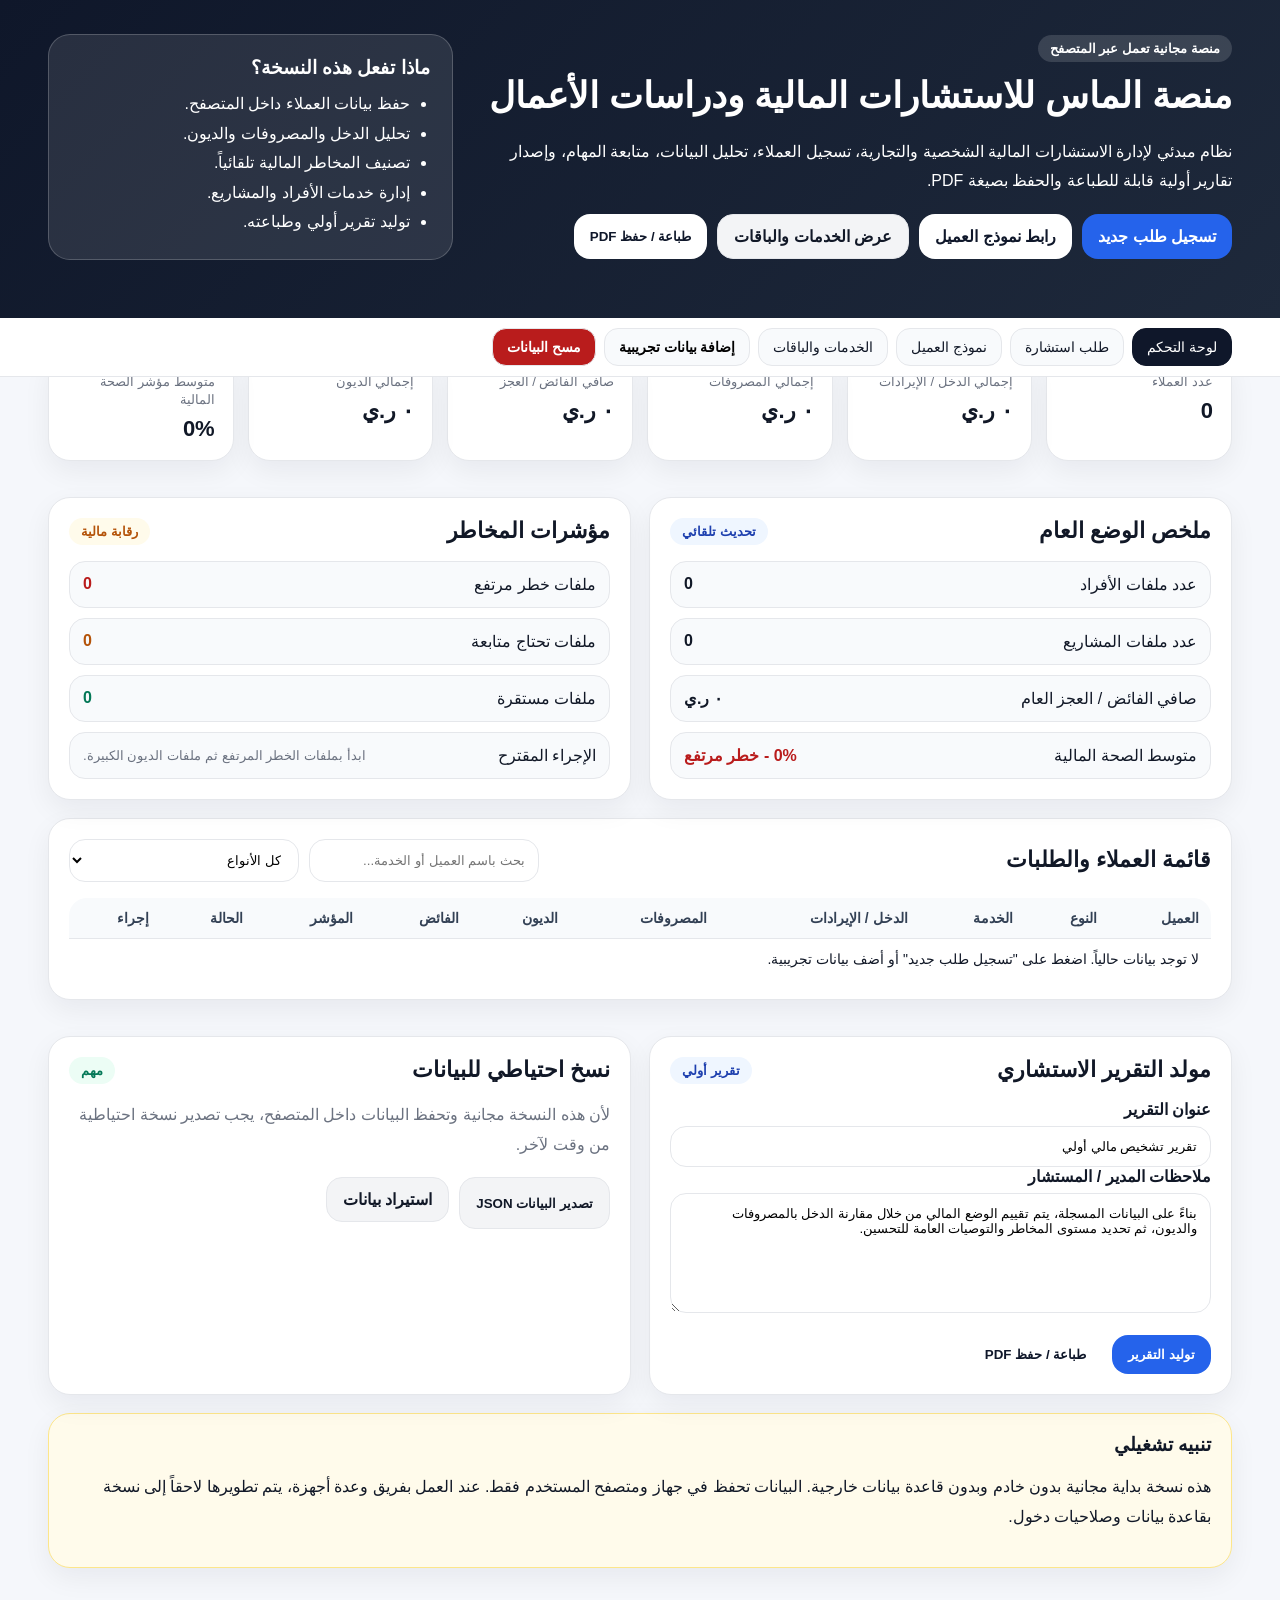
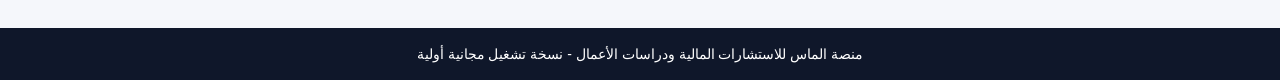
<file: index.html>
<!doctype html>
<html lang="ar" dir="rtl">
<head>
  <meta charset="utf-8">
  <meta name="viewport" content="width=device-width,initial-scale=1">
  <title>لوحة التحكم | منصة الماس للاستشارات المالية</title>
  <link rel="stylesheet" href="styles.css">
</head>
<body data-page="dashboard">
  <header class="top-header">
    <div class="container header-grid">
      <div>
        <span class="small-badge">منصة مجانية تعمل عبر المتصفح</span>
        <h1>منصة الماس للاستشارات المالية ودراسات الأعمال</h1>
        <p>
          نظام مبدئي لإدارة الاستشارات المالية الشخصية والتجارية، تسجيل العملاء، تحليل البيانات،
          متابعة المهام، وإصدار تقارير أولية قابلة للطباعة والحفظ بصيغة PDF.
        </p>
        <div class="header-actions no-print">
          <a class="btn primary" href="request.html">تسجيل طلب جديد</a>
          <a class="btn secondary" href="client-form.html">رابط نموذج العميل</a>
          <a class="btn light" href="services.html">عرض الخدمات والباقات</a>
          <button class="btn secondary" onclick="window.print()">طباعة / حفظ PDF</button>
        </div>
      </div>

      <div class="header-card">
        <h3>ماذا تفعل هذه النسخة؟</h3>
        <ul>
          <li>حفظ بيانات العملاء داخل المتصفح.</li>
          <li>تحليل الدخل والمصروفات والديون.</li>
          <li>تصنيف المخاطر المالية تلقائياً.</li>
          <li>إدارة خدمات الأفراد والمشاريع.</li>
          <li>توليد تقرير أولي وطباعته.</li>
        </ul>
      </div>
    </div>
  </header>

  <nav class="main-nav no-print">
    <div class="container nav-inner">
      <a class="active" href="index.html">لوحة التحكم</a>
      <a href="request.html">طلب استشارة</a>
      <a href="client-form.html">نموذج العميل</a>
      <a href="services.html">الخدمات والباقات</a>
      <button onclick="addDemoData()">إضافة بيانات تجريبية</button>
      <button class="danger-btn" onclick="clearAllData()">مسح البيانات</button>
    </div>
  </nav>

  <main class="container main-space">
    <section class="stats-grid">
      <div class="stat-card">
        <span>عدد العملاء</span>
        <strong id="statClients">0</strong>
      </div>
      <div class="stat-card">
        <span>إجمالي الدخل / الإيرادات</span>
        <strong id="statIncome">0</strong>
      </div>
      <div class="stat-card">
        <span>إجمالي المصروفات</span>
        <strong id="statExpenses">0</strong>
      </div>
      <div class="stat-card">
        <span>صافي الفائض / العجز</span>
        <strong id="statNet">0</strong>
      </div>
      <div class="stat-card">
        <span>إجمالي الديون</span>
        <strong id="statDebt">0</strong>
      </div>
      <div class="stat-card">
        <span>متوسط مؤشر الصحة المالية</span>
        <strong id="statScore">0%</strong>
      </div>
    </section>

    <section class="grid-2">
      <div class="card">
        <div class="section-title">
          <h2>ملخص الوضع العام</h2>
          <span class="pill">تحديث تلقائي</span>
        </div>
        <div id="generalSummary" class="summary-list"></div>
      </div>

      <div class="card">
        <div class="section-title">
          <h2>مؤشرات المخاطر</h2>
          <span class="pill warning">رقابة مالية</span>
        </div>
        <div id="riskSummary" class="summary-list"></div>
      </div>
    </section>

    <section class="card">
      <div class="section-title">
        <h2>قائمة العملاء والطلبات</h2>
        <div class="table-tools no-print">
          <input id="searchInput" type="search" placeholder="بحث باسم العميل أو الخدمة..." oninput="renderDashboard()">
          <select id="typeFilter" onchange="renderDashboard()">
            <option value="all">كل الأنواع</option>
            <option value="فرد">أفراد</option>
            <option value="تجاري">تجاري</option>
          </select>
        </div>
      </div>

      <div class="table-wrap">
        <table>
          <thead>
            <tr>
              <th>العميل</th>
              <th>النوع</th>
              <th>الخدمة</th>
              <th>الدخل / الإيرادات</th>
              <th>المصروفات</th>
              <th>الديون</th>
              <th>الفائض</th>
              <th>المؤشر</th>
              <th>الحالة</th>
              <th class="no-print">إجراء</th>
            </tr>
          </thead>
          <tbody id="clientsTable"></tbody>
        </table>
      </div>
    </section>

    <section class="grid-2">
      <div class="card">
        <div class="section-title">
          <h2>مولد التقرير الاستشاري</h2>
          <span class="pill">تقرير أولي</span>
        </div>
        <label>عنوان التقرير</label>
        <input id="reportTitle" value="تقرير تشخيص مالي أولي">
        <label>ملاحظات المدير / المستشار</label>
        <textarea id="reportNotes">بناءً على البيانات المسجلة، يتم تقييم الوضع المالي من خلال مقارنة الدخل بالمصروفات والديون، ثم تحديد مستوى المخاطر والتوصيات العامة للتحسين.</textarea>
        <div class="actions no-print">
          <button class="btn primary" onclick="generateReport()">توليد التقرير</button>
          <button class="btn secondary" onclick="window.print()">طباعة / حفظ PDF</button>
        </div>
      </div>

      <div class="card">
        <div class="section-title">
          <h2>نسخ احتياطي للبيانات</h2>
          <span class="pill success">مهم</span>
        </div>
        <p class="muted">
          لأن هذه النسخة مجانية وتحفظ البيانات داخل المتصفح، يجب تصدير نسخة احتياطية من وقت لآخر.
        </p>
        <div class="actions no-print">
          <button class="btn light" onclick="exportData()">تصدير البيانات JSON</button>
          <label class="btn light file-label">
            استيراد بيانات
            <input type="file" accept="application/json" onchange="importData(event)">
          </label>
        </div>
      </div>
    </section>

    <section id="reportOutput" class="card report-card"></section>

    <section class="card notice">
      <h3>تنبيه تشغيلي</h3>
      <p>
        هذه نسخة بداية مجانية بدون خادم وبدون قاعدة بيانات خارجية. البيانات تحفظ في جهاز ومتصفح المستخدم فقط.
        عند العمل بفريق وعدة أجهزة، يتم تطويرها لاحقاً إلى نسخة بقاعدة بيانات وصلاحيات دخول.
      </p>
    </section>
  </main>

  <footer class="footer">
    <div class="container">
      منصة الماس للاستشارات المالية ودراسات الأعمال - نسخة تشغيل مجانية أولية
    </div>
  </footer>

  <script src="script.js"></script>
</body>
</html>
</file>
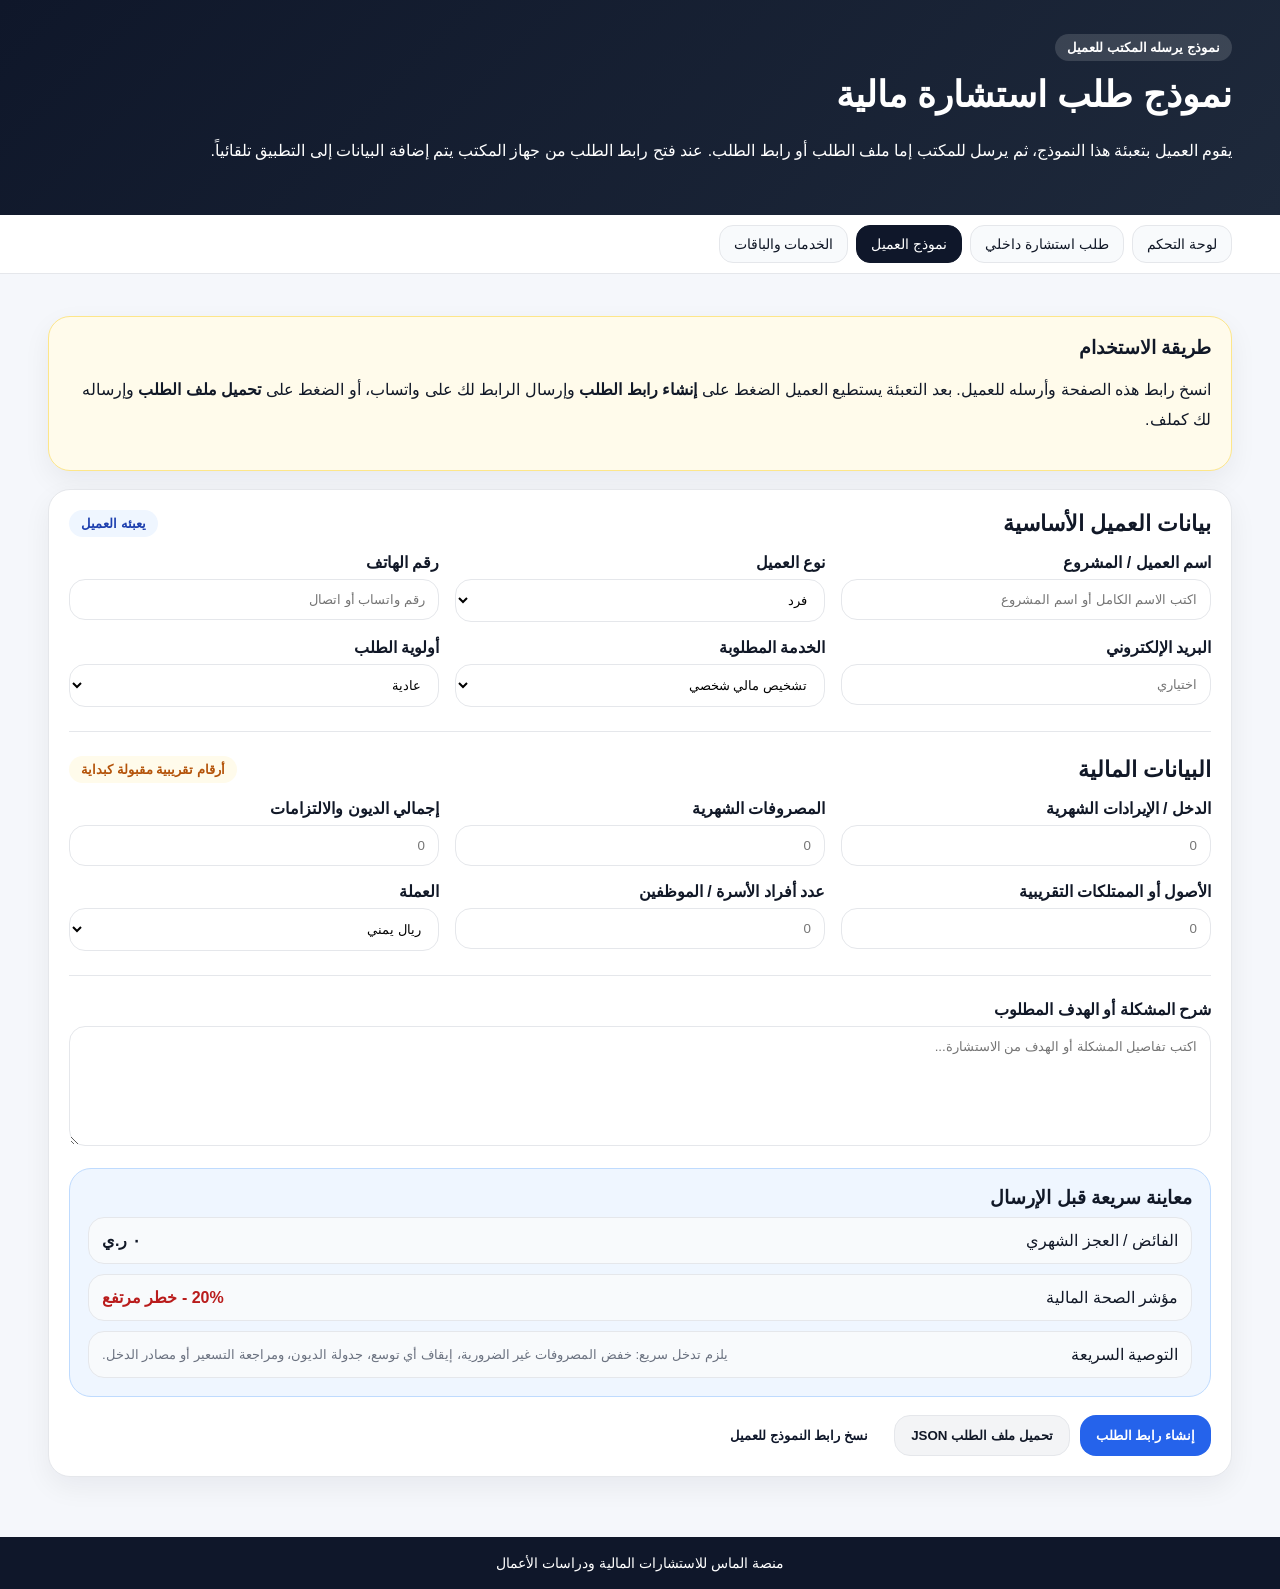
<file: client-form.html>
<!doctype html>
<html lang="ar" dir="rtl">
<head>
  <meta charset="utf-8">
  <meta name="viewport" content="width=device-width,initial-scale=1">
  <title>نموذج العميل | منصة الماس للاستشارات المالية</title>
  <link rel="stylesheet" href="styles.css">
</head>
<body data-page="client-form">
  <header class="page-header">
    <div class="container">
      <span class="small-badge">نموذج يرسله المكتب للعميل</span>
      <h1>نموذج طلب استشارة مالية</h1>
      <p>يقوم العميل بتعبئة هذا النموذج، ثم يرسل للمكتب إما ملف الطلب أو رابط الطلب. عند فتح رابط الطلب من جهاز المكتب يتم إضافة البيانات إلى التطبيق تلقائياً.</p>
    </div>
  </header>

  <nav class="main-nav no-print">
    <div class="container nav-inner">
      <a href="index.html">لوحة التحكم</a>
      <a href="request.html">طلب استشارة داخلي</a>
      <a class="active" href="client-form.html">نموذج العميل</a>
      <a href="services.html">الخدمات والباقات</a>
    </div>
  </nav>

  <main class="container main-space">
    <section class="card notice">
      <h3>طريقة الاستخدام</h3>
      <p>انسخ رابط هذه الصفحة وأرسله للعميل. بعد التعبئة يستطيع العميل الضغط على <strong>إنشاء رابط الطلب</strong> وإرسال الرابط لك على واتساب، أو الضغط على <strong>تحميل ملف الطلب</strong> وإرساله لك كملف.</p>
    </section>

    <form id="publicClientForm" class="card form-card">
      <div class="section-title"><h2>بيانات العميل الأساسية</h2><span class="pill">يعبئه العميل</span></div>

      <div class="form-grid">
        <div><label>اسم العميل / المشروع</label><input id="cfName" required placeholder="اكتب الاسم الكامل أو اسم المشروع"></div>
        <div><label>نوع العميل</label><select id="cfType" onchange="toggleClientBusinessFields(); updateClientPreview();"><option value="فرد">فرد</option><option value="تجاري">تجاري</option></select></div>
        <div><label>رقم الهاتف</label><input id="cfPhone" placeholder="رقم واتساب أو اتصال"></div>
        <div><label>البريد الإلكتروني</label><input id="cfEmail" type="email" placeholder="اختياري"></div>
        <div><label>الخدمة المطلوبة</label><select id="cfService" onchange="updateClientPreview()"><option>تشخيص مالي شخصي</option><option>تنظيم ميزانية شخصية</option><option>خطة سداد ديون</option><option>خطة ادخار واستثمار</option><option>تشخيص مشروع تجاري</option><option>دراسة جدوى</option><option>إعادة هيكلة مشروع متعثر</option><option>مدير مالي خارجي</option><option>ملف تمويل واستثمار</option></select></div>
        <div><label>أولوية الطلب</label><select id="cfPriority"><option>عادية</option><option>متوسطة</option><option>عاجلة</option></select></div>
      </div>

      <hr>
      <div class="section-title"><h2>البيانات المالية</h2><span class="pill warning">أرقام تقريبية مقبولة كبداية</span></div>

      <div class="form-grid">
        <div><label>الدخل / الإيرادات الشهرية</label><input id="cfIncome" type="number" min="0" placeholder="0" oninput="updateClientPreview()"></div>
        <div><label>المصروفات الشهرية</label><input id="cfExpenses" type="number" min="0" placeholder="0" oninput="updateClientPreview()"></div>
        <div><label>إجمالي الديون والالتزامات</label><input id="cfDebt" type="number" min="0" placeholder="0" oninput="updateClientPreview()"></div>
        <div><label>الأصول أو الممتلكات التقريبية</label><input id="cfAssets" type="number" min="0" placeholder="0"></div>
        <div><label>عدد أفراد الأسرة / الموظفين</label><input id="cfPeopleCount" type="number" min="0" placeholder="0"></div>
        <div><label>العملة</label><select id="cfCurrency"><option value="ر.ي">ريال يمني</option><option value="$">دولار</option><option value="ر.س">ريال سعودي</option></select></div>
      </div>

      <div id="clientBusinessFields" class="business-box hidden">
        <hr>
        <div class="section-title"><h2>بيانات إضافية للمشروع التجاري</h2><span class="pill warning">تظهر عند اختيار تجاري</span></div>
        <div class="form-grid">
          <div><label>نوع النشاط</label><input id="cfBusinessActivity" placeholder="مطعم، متجر، مقاولات، عيادة..."></div>
          <div><label>عمر المشروع</label><input id="cfBusinessAge" placeholder="مثال: 3 سنوات"></div>
          <div><label>عدد الفروع</label><input id="cfBranches" type="number" min="0" placeholder="0"></div>
          <div><label>هل توجد حسابات منتظمة؟</label><select id="cfHasAccounts"><option>نعم</option><option>جزئياً</option><option>لا</option></select></div>
          <div><label>أكبر مشكلة حالية</label><input id="cfMainProblem" placeholder="ضعف ربح، ديون، سيولة، تسعير..."></div>
          <div><label>المستندات المتوفرة</label><input id="cfDocuments" placeholder="فواتير، كشوفات، قوائم، سجلات..."></div>
        </div>
      </div>

      <hr>
      <label>شرح المشكلة أو الهدف المطلوب</label>
      <textarea id="cfNotes" placeholder="اكتب تفاصيل المشكلة أو الهدف من الاستشارة..."></textarea>

      <div class="preview-box">
        <h3>معاينة سريعة قبل الإرسال</h3>
        <div id="clientQuickPreview" class="summary-list"></div>
      </div>

      <div class="actions no-print">
        <button class="btn primary" type="button" onclick="generateClientRequestLink()">إنشاء رابط الطلب</button>
        <button class="btn light" type="button" onclick="downloadClientRequestFile()">تحميل ملف الطلب JSON</button>
        <button class="btn secondary" type="button" onclick="copyClientFormLink()">نسخ رابط النموذج للعميل</button>
      </div>
    </form>

    <section id="clientResultBox" class="card result-box hidden">
      <div class="section-title"><h2>بيانات الإرسال</h2><span class="pill success">جاهز للإرسال</span></div>
      <label>رابط الطلب الجاهز للإرسال إلى المكتب</label>
      <textarea id="generatedRequestLink" readonly></textarea>
      <div class="actions no-print">
        <button class="btn primary" onclick="copyGeneratedRequestLink()">نسخ رابط الطلب</button>
        <a id="whatsappSendLink" class="btn light" target="_blank" rel="noopener">إرساله عبر واتساب</a>
      </div>
      <p class="muted">عند فتح هذا الرابط من جهاز المكتب، ستتم إضافة بيانات الطلب إلى التطبيق تلقائياً.</p>
    </section>
  </main>

  <footer class="footer"><div class="container">منصة الماس للاستشارات المالية ودراسات الأعمال</div></footer>
  <script src="script.js"></script>
</body>
</html>
</file>
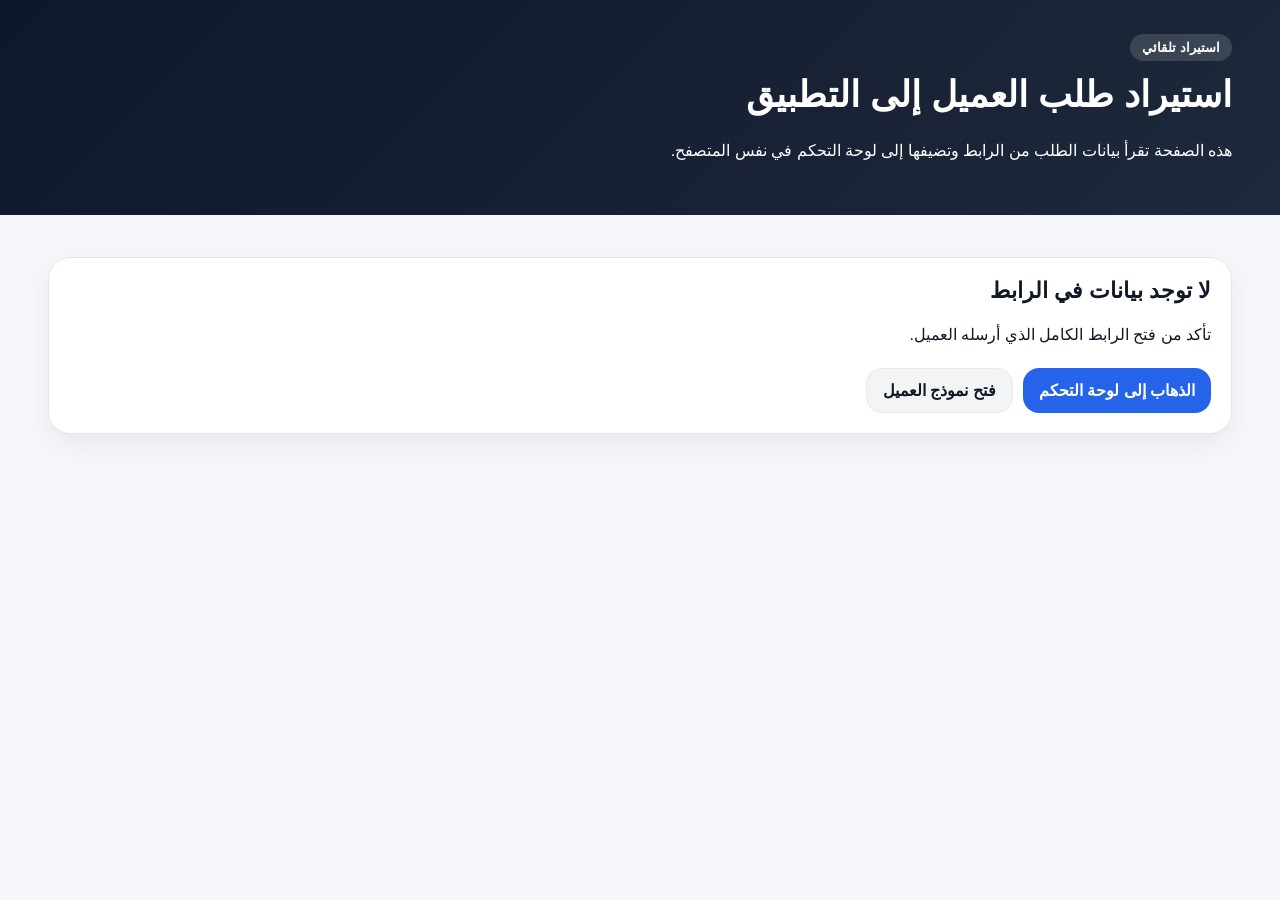
<file: import-link.html>
<!doctype html>
<html lang="ar" dir="rtl">
<head>
  <meta charset="utf-8">
  <meta name="viewport" content="width=device-width,initial-scale=1">
  <title>استيراد طلب عميل | منصة الماس</title>
  <link rel="stylesheet" href="styles.css">
</head>
<body data-page="import-link">
  <header class="page-header">
    <div class="container">
      <span class="small-badge">استيراد تلقائي</span>
      <h1>استيراد طلب العميل إلى التطبيق</h1>
      <p>هذه الصفحة تقرأ بيانات الطلب من الرابط وتضيفها إلى لوحة التحكم في نفس المتصفح.</p>
    </div>
  </header>

  <main class="container main-space">
    <section class="card">
      <div id="importStatus">
        <h2>جاري قراءة الطلب...</h2>
        <p>انتظر قليلاً.</p>
      </div>
      <div class="actions no-print">
        <a class="btn primary" href="index.html">الذهاب إلى لوحة التحكم</a>
        <a class="btn light" href="client-form.html">فتح نموذج العميل</a>
      </div>
    </section>
  </main>
  <script src="script.js"></script>
</body>
</html>
</file>
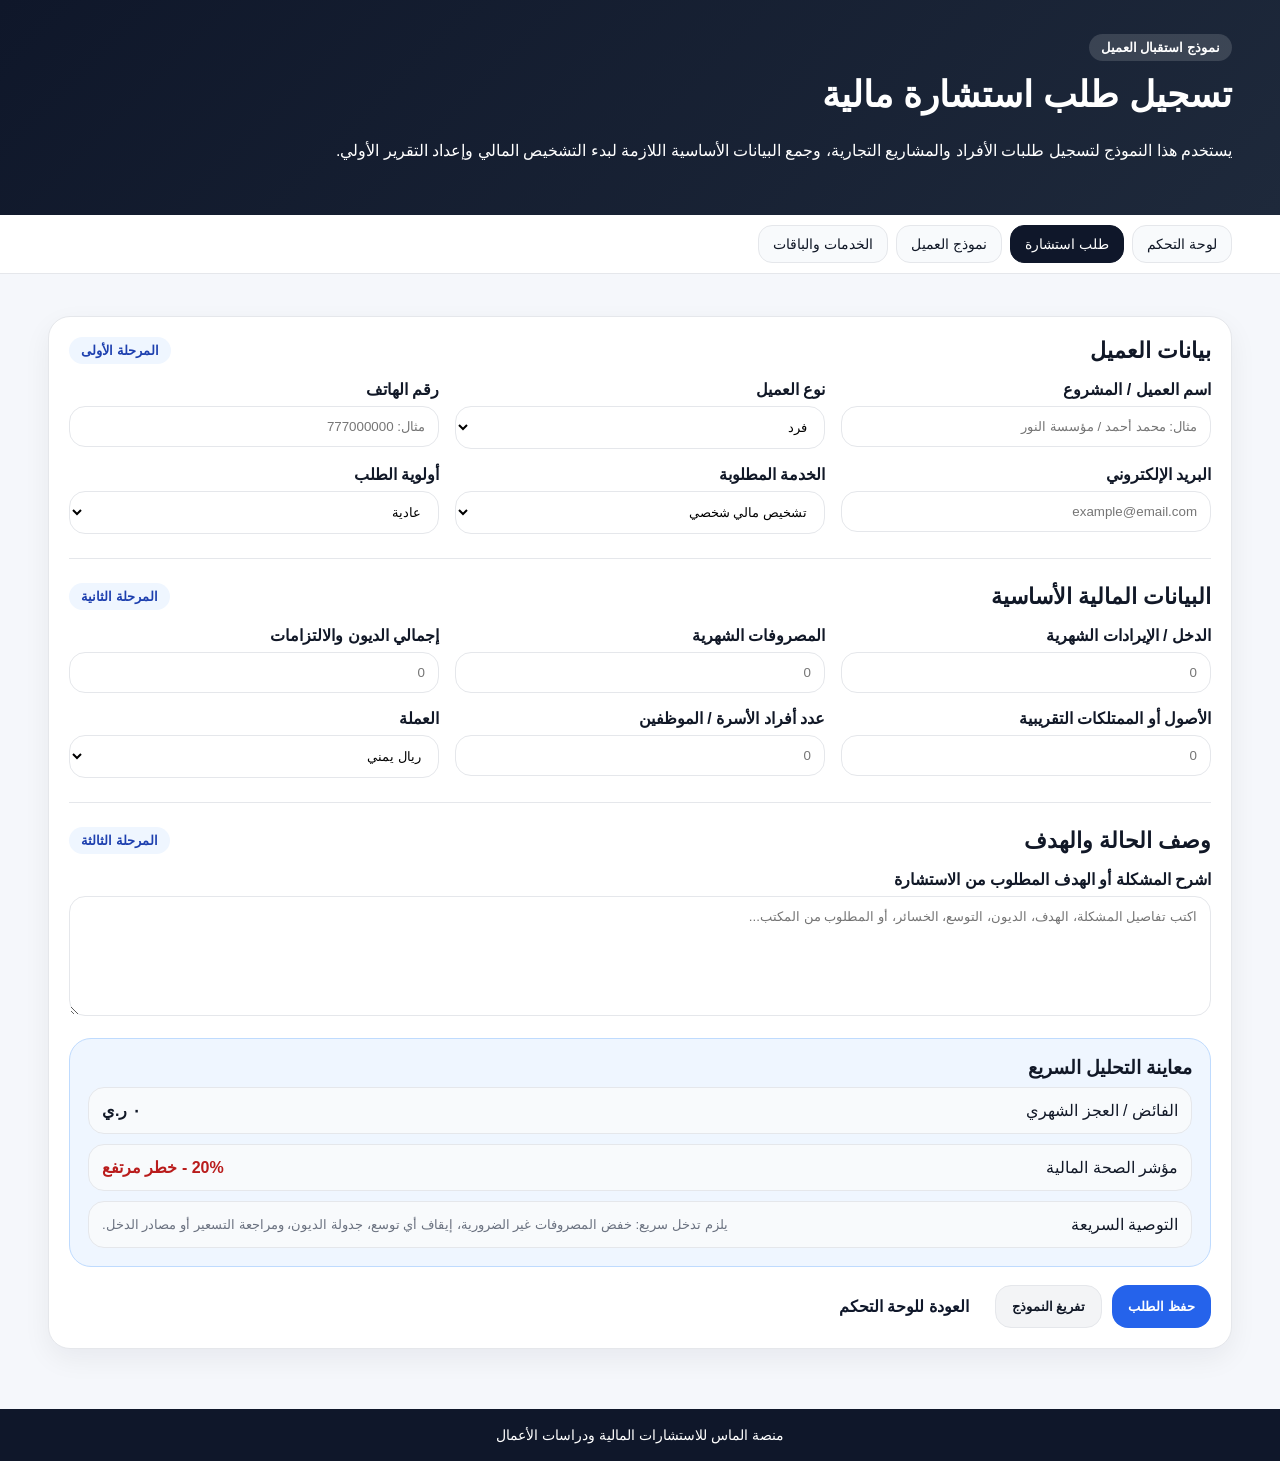
<file: request.html>
<!doctype html>
<html lang="ar" dir="rtl">
<head>
  <meta charset="utf-8">
  <meta name="viewport" content="width=device-width,initial-scale=1">
  <title>طلب استشارة | منصة الماس للاستشارات المالية</title>
  <link rel="stylesheet" href="styles.css">
</head>
<body data-page="request">
  <header class="page-header">
    <div class="container">
      <span class="small-badge">نموذج استقبال العميل</span>
      <h1>تسجيل طلب استشارة مالية</h1>
      <p>
        يستخدم هذا النموذج لتسجيل طلبات الأفراد والمشاريع التجارية، وجمع البيانات الأساسية اللازمة
        لبدء التشخيص المالي وإعداد التقرير الأولي.
      </p>
    </div>
  </header>

  <nav class="main-nav no-print">
    <div class="container nav-inner">
      <a href="index.html">لوحة التحكم</a>
      <a class="active" href="request.html">طلب استشارة</a>
      <a href="client-form.html">نموذج العميل</a>
      <a href="services.html">الخدمات والباقات</a>
    </div>
  </nav>

  <main class="container main-space">
    <form id="requestForm" class="card form-card">
      <div class="section-title">
        <h2>بيانات العميل</h2>
        <span class="pill">المرحلة الأولى</span>
      </div>

      <div class="form-grid">
        <div>
          <label>اسم العميل / المشروع</label>
          <input id="clientName" required placeholder="مثال: محمد أحمد / مؤسسة النور">
        </div>

        <div>
          <label>نوع العميل</label>
          <select id="clientType" onchange="toggleBusinessFields(); updatePreview();">
            <option value="فرد">فرد</option>
            <option value="تجاري">تجاري</option>
          </select>
        </div>

        <div>
          <label>رقم الهاتف</label>
          <input id="clientPhone" placeholder="مثال: 777000000">
        </div>

        <div>
          <label>البريد الإلكتروني</label>
          <input id="clientEmail" type="email" placeholder="example@email.com">
        </div>

        <div>
          <label>الخدمة المطلوبة</label>
          <select id="clientService" onchange="updatePreview()">
            <option>تشخيص مالي شخصي</option>
            <option>تنظيم ميزانية شخصية</option>
            <option>خطة سداد ديون</option>
            <option>خطة ادخار واستثمار</option>
            <option>تشخيص مشروع تجاري</option>
            <option>دراسة جدوى</option>
            <option>إعادة هيكلة مشروع متعثر</option>
            <option>مدير مالي خارجي</option>
          </select>
        </div>

        <div>
          <label>أولوية الطلب</label>
          <select id="clientPriority">
            <option>عادية</option>
            <option>متوسطة</option>
            <option>عاجلة</option>
          </select>
        </div>
      </div>

      <hr>

      <div class="section-title">
        <h2>البيانات المالية الأساسية</h2>
        <span class="pill">المرحلة الثانية</span>
      </div>

      <div class="form-grid">
        <div>
          <label>الدخل / الإيرادات الشهرية</label>
          <input id="income" type="number" min="0" placeholder="0" oninput="updatePreview()">
        </div>

        <div>
          <label>المصروفات الشهرية</label>
          <input id="expenses" type="number" min="0" placeholder="0" oninput="updatePreview()">
        </div>

        <div>
          <label>إجمالي الديون والالتزامات</label>
          <input id="debt" type="number" min="0" placeholder="0" oninput="updatePreview()">
        </div>

        <div>
          <label>الأصول أو الممتلكات التقريبية</label>
          <input id="assets" type="number" min="0" placeholder="0">
        </div>

        <div>
          <label>عدد أفراد الأسرة / الموظفين</label>
          <input id="peopleCount" type="number" min="0" placeholder="0">
        </div>

        <div>
          <label>العملة</label>
          <select id="currency">
            <option value="ر.ي">ريال يمني</option>
            <option value="$">دولار</option>
            <option value="ر.س">ريال سعودي</option>
          </select>
        </div>
      </div>

      <div id="businessFields" class="business-box hidden">
        <hr>
        <div class="section-title">
          <h2>بيانات إضافية للمشاريع التجارية</h2>
          <span class="pill warning">خاص بالتجاري</span>
        </div>

        <div class="form-grid">
          <div>
            <label>نوع النشاط</label>
            <input id="businessActivity" placeholder="مطعم، مقاولات، متجر، عيادة...">
          </div>
          <div>
            <label>عمر المشروع</label>
            <input id="businessAge" placeholder="مثال: سنتان">
          </div>
          <div>
            <label>عدد الفروع</label>
            <input id="branches" type="number" min="0" placeholder="0">
          </div>
          <div>
            <label>هل توجد حسابات منتظمة؟</label>
            <select id="hasAccounts">
              <option>نعم</option>
              <option>جزئياً</option>
              <option>لا</option>
            </select>
          </div>
          <div>
            <label>أكبر مشكلة حالية</label>
            <input id="mainProblem" placeholder="ضعف ربح، ديون، سيولة، تسعير...">
          </div>
          <div>
            <label>المستندات المتوفرة</label>
            <input id="documents" placeholder="فواتير، كشوفات، قوائم، سجلات...">
          </div>
        </div>
      </div>

      <hr>

      <div class="section-title">
        <h2>وصف الحالة والهدف</h2>
        <span class="pill">المرحلة الثالثة</span>
      </div>

      <label>اشرح المشكلة أو الهدف المطلوب من الاستشارة</label>
      <textarea id="notes" placeholder="اكتب تفاصيل المشكلة، الهدف، الديون، التوسع، الخسائر، أو المطلوب من المكتب..."></textarea>

      <div class="preview-box">
        <h3>معاينة التحليل السريع</h3>
        <div id="quickPreview" class="summary-list"></div>
      </div>

      <div class="actions no-print">
        <button class="btn primary" type="submit">حفظ الطلب</button>
        <button class="btn light" type="reset" onclick="setTimeout(updatePreview, 50)">تفريغ النموذج</button>
        <a class="btn secondary" href="index.html">العودة للوحة التحكم</a>
      </div>
    </form>
  </main>

  <footer class="footer">
    <div class="container">منصة الماس للاستشارات المالية ودراسات الأعمال</div>
  </footer>

  <script src="script.js"></script>
</body>
</html>
</file>
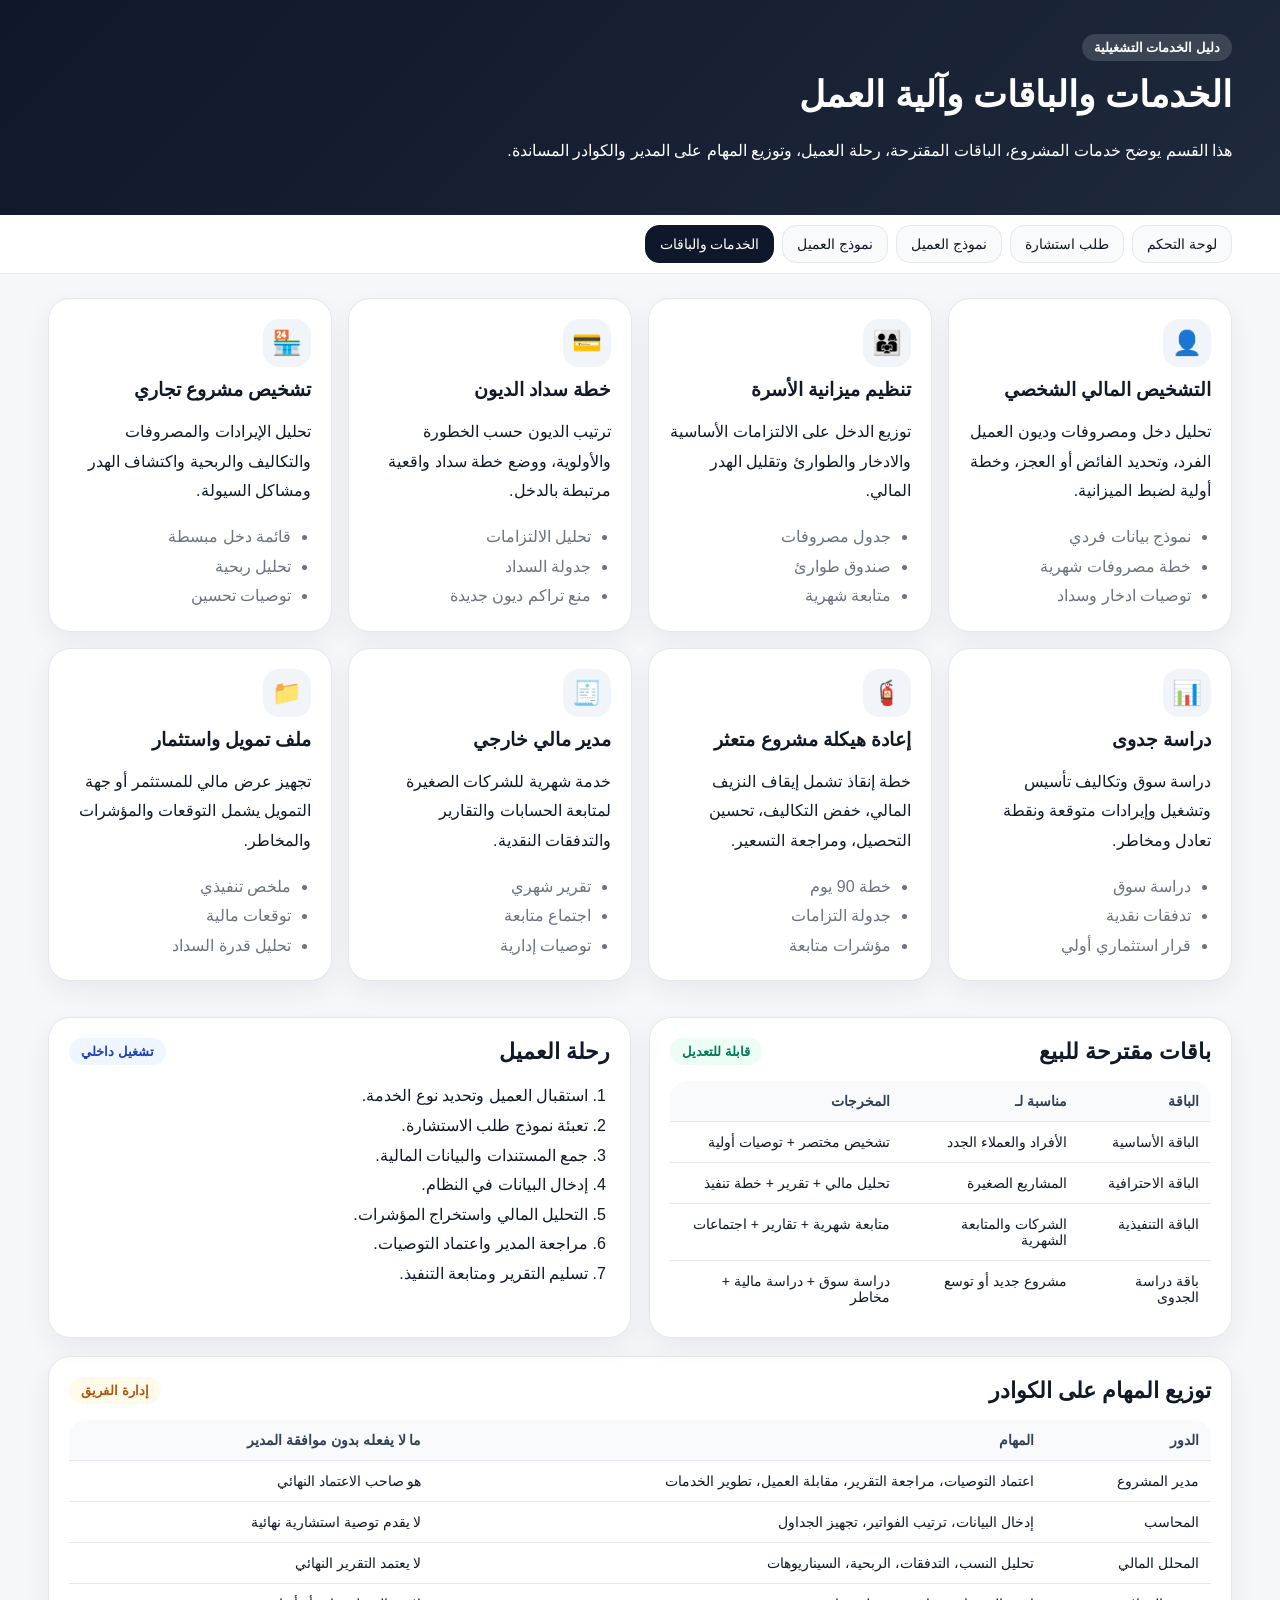
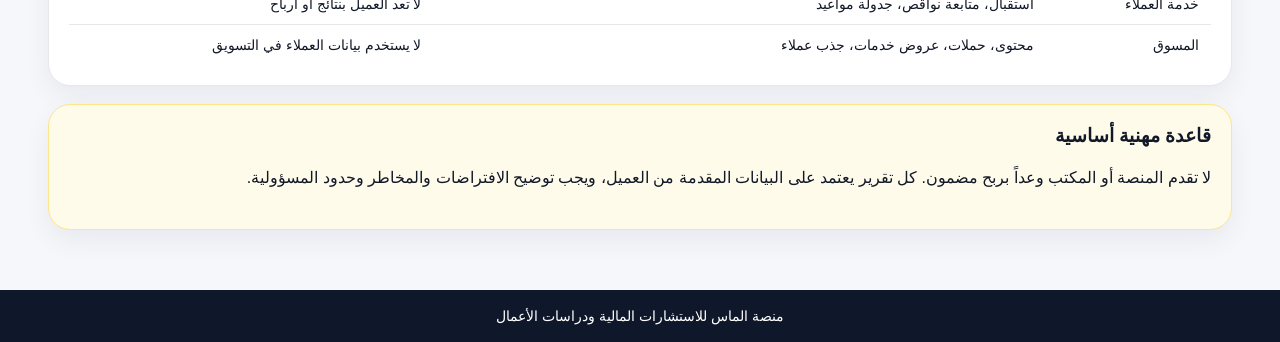
<file: services.html>
<!doctype html>
<html lang="ar" dir="rtl">
<head>
  <meta charset="utf-8">
  <meta name="viewport" content="width=device-width,initial-scale=1">
  <title>الخدمات والباقات | منصة الماس للاستشارات المالية</title>
  <link rel="stylesheet" href="styles.css">
</head>
<body data-page="services">
  <header class="page-header">
    <div class="container">
      <span class="small-badge">دليل الخدمات التشغيلية</span>
      <h1>الخدمات والباقات وآلية العمل</h1>
      <p>
        هذا القسم يوضح خدمات المشروع، الباقات المقترحة، رحلة العميل، وتوزيع المهام على المدير والكوادر المساندة.
      </p>
    </div>
  </header>

  <nav class="main-nav no-print">
    <div class="container nav-inner">
      <a href="index.html">لوحة التحكم</a>
      <a href="request.html">طلب استشارة</a>
      <a href="client-form.html">نموذج العميل</a>
      <a href="client-form.html">نموذج العميل</a>
      <a class="active" href="services.html">الخدمات والباقات</a>
    </div>
  </nav>

  <main class="container main-space">
    <section class="service-grid">
      <div class="service-card">
        <div class="icon">👤</div>
        <h3>التشخيص المالي الشخصي</h3>
        <p>تحليل دخل ومصروفات وديون العميل الفرد، وتحديد الفائض أو العجز، وخطة أولية لضبط الميزانية.</p>
        <ul>
          <li>نموذج بيانات فردي</li>
          <li>خطة مصروفات شهرية</li>
          <li>توصيات ادخار وسداد</li>
        </ul>
      </div>

      <div class="service-card">
        <div class="icon">👨‍👩‍👧</div>
        <h3>تنظيم ميزانية الأسرة</h3>
        <p>توزيع الدخل على الالتزامات الأساسية والادخار والطوارئ وتقليل الهدر المالي.</p>
        <ul>
          <li>جدول مصروفات</li>
          <li>صندوق طوارئ</li>
          <li>متابعة شهرية</li>
        </ul>
      </div>

      <div class="service-card">
        <div class="icon">💳</div>
        <h3>خطة سداد الديون</h3>
        <p>ترتيب الديون حسب الخطورة والأولوية، ووضع خطة سداد واقعية مرتبطة بالدخل.</p>
        <ul>
          <li>تحليل الالتزامات</li>
          <li>جدولة السداد</li>
          <li>منع تراكم ديون جديدة</li>
        </ul>
      </div>

      <div class="service-card">
        <div class="icon">🏪</div>
        <h3>تشخيص مشروع تجاري</h3>
        <p>تحليل الإيرادات والمصروفات والتكاليف والربحية واكتشاف الهدر ومشاكل السيولة.</p>
        <ul>
          <li>قائمة دخل مبسطة</li>
          <li>تحليل ربحية</li>
          <li>توصيات تحسين</li>
        </ul>
      </div>

      <div class="service-card">
        <div class="icon">📊</div>
        <h3>دراسة جدوى</h3>
        <p>دراسة سوق وتكاليف تأسيس وتشغيل وإيرادات متوقعة ونقطة تعادل ومخاطر.</p>
        <ul>
          <li>دراسة سوق</li>
          <li>تدفقات نقدية</li>
          <li>قرار استثماري أولي</li>
        </ul>
      </div>

      <div class="service-card">
        <div class="icon">🧯</div>
        <h3>إعادة هيكلة مشروع متعثر</h3>
        <p>خطة إنقاذ تشمل إيقاف النزيف المالي، خفض التكاليف، تحسين التحصيل، ومراجعة التسعير.</p>
        <ul>
          <li>خطة 90 يوم</li>
          <li>جدولة التزامات</li>
          <li>مؤشرات متابعة</li>
        </ul>
      </div>

      <div class="service-card">
        <div class="icon">🧾</div>
        <h3>مدير مالي خارجي</h3>
        <p>خدمة شهرية للشركات الصغيرة لمتابعة الحسابات والتقارير والتدفقات النقدية.</p>
        <ul>
          <li>تقرير شهري</li>
          <li>اجتماع متابعة</li>
          <li>توصيات إدارية</li>
        </ul>
      </div>

      <div class="service-card">
        <div class="icon">📁</div>
        <h3>ملف تمويل واستثمار</h3>
        <p>تجهيز عرض مالي للمستثمر أو جهة التمويل يشمل التوقعات والمؤشرات والمخاطر.</p>
        <ul>
          <li>ملخص تنفيذي</li>
          <li>توقعات مالية</li>
          <li>تحليل قدرة السداد</li>
        </ul>
      </div>
    </section>

    <section class="grid-2">
      <div class="card">
        <div class="section-title">
          <h2>باقات مقترحة للبيع</h2>
          <span class="pill success">قابلة للتعديل</span>
        </div>
        <table>
          <thead>
            <tr>
              <th>الباقة</th>
              <th>مناسبة لـ</th>
              <th>المخرجات</th>
            </tr>
          </thead>
          <tbody>
            <tr>
              <td>الباقة الأساسية</td>
              <td>الأفراد والعملاء الجدد</td>
              <td>تشخيص مختصر + توصيات أولية</td>
            </tr>
            <tr>
              <td>الباقة الاحترافية</td>
              <td>المشاريع الصغيرة</td>
              <td>تحليل مالي + تقرير + خطة تنفيذ</td>
            </tr>
            <tr>
              <td>الباقة التنفيذية</td>
              <td>الشركات والمتابعة الشهرية</td>
              <td>متابعة شهرية + تقارير + اجتماعات</td>
            </tr>
            <tr>
              <td>باقة دراسة الجدوى</td>
              <td>مشروع جديد أو توسع</td>
              <td>دراسة سوق + دراسة مالية + مخاطر</td>
            </tr>
          </tbody>
        </table>
      </div>

      <div class="card">
        <div class="section-title">
          <h2>رحلة العميل</h2>
          <span class="pill">تشغيل داخلي</span>
        </div>
        <ol class="steps-list">
          <li>استقبال العميل وتحديد نوع الخدمة.</li>
          <li>تعبئة نموذج طلب الاستشارة.</li>
          <li>جمع المستندات والبيانات المالية.</li>
          <li>إدخال البيانات في النظام.</li>
          <li>التحليل المالي واستخراج المؤشرات.</li>
          <li>مراجعة المدير واعتماد التوصيات.</li>
          <li>تسليم التقرير ومتابعة التنفيذ.</li>
        </ol>
      </div>
    </section>

    <section class="card">
      <div class="section-title">
        <h2>توزيع المهام على الكوادر</h2>
        <span class="pill warning">إدارة الفريق</span>
      </div>
      <div class="table-wrap">
        <table>
          <thead>
            <tr>
              <th>الدور</th>
              <th>المهام</th>
              <th>ما لا يفعله بدون موافقة المدير</th>
            </tr>
          </thead>
          <tbody>
            <tr>
              <td>مدير المشروع</td>
              <td>اعتماد التوصيات، مراجعة التقرير، مقابلة العميل، تطوير الخدمات</td>
              <td>هو صاحب الاعتماد النهائي</td>
            </tr>
            <tr>
              <td>المحاسب</td>
              <td>إدخال البيانات، ترتيب الفواتير، تجهيز الجداول</td>
              <td>لا يقدم توصية استشارية نهائية</td>
            </tr>
            <tr>
              <td>المحلل المالي</td>
              <td>تحليل النسب، التدفقات، الربحية، السيناريوهات</td>
              <td>لا يعتمد التقرير النهائي</td>
            </tr>
            <tr>
              <td>خدمة العملاء</td>
              <td>استقبال، متابعة نواقص، جدولة مواعيد</td>
              <td>لا تعد العميل بنتائج أو أرباح</td>
            </tr>
            <tr>
              <td>المسوق</td>
              <td>محتوى، حملات، عروض خدمات، جذب عملاء</td>
              <td>لا يستخدم بيانات العملاء في التسويق</td>
            </tr>
          </tbody>
        </table>
      </div>
    </section>

    <section class="card notice">
      <h3>قاعدة مهنية أساسية</h3>
      <p>
        لا تقدم المنصة أو المكتب وعداً بربح مضمون. كل تقرير يعتمد على البيانات المقدمة من العميل،
        ويجب توضيح الافتراضات والمخاطر وحدود المسؤولية.
      </p>
    </section>
  </main>

  <footer class="footer">
    <div class="container">منصة الماس للاستشارات المالية ودراسات الأعمال</div>
  </footer>

  <script src="script.js"></script>
</body>
</html>
</file>
<file: styles.css>
/* =========================================================
   منصة الماس للاستشارات المالية ودراسات الأعمال
   ملف التنسيقات العام - RTL
   ========================================================= */

:root {
  --bg: #f5f7fb;
  --card: #ffffff;
  --ink: #111827;
  --muted: #6b7280;
  --line: #e5e7eb;
  --primary: #0f172a;
  --primary-2: #1e293b;
  --accent: #2563eb;
  --success: #047857;
  --warning: #b45309;
  --danger: #b91c1c;
  --soft-blue: #eff6ff;
  --soft-green: #ecfdf5;
  --soft-yellow: #fffbeb;
  --soft-red: #fef2f2;
  --radius: 22px;
  --shadow: 0 10px 28px rgba(15, 23, 42, 0.06);
}

* {
  box-sizing: border-box;
}

body {
  margin: 0;
  font-family: Tahoma, Arial, sans-serif;
  background: var(--bg);
  color: var(--ink);
}

a {
  text-decoration: none;
  color: inherit;
}

button,
input,
select,
textarea {
  font-family: inherit;
}

.container {
  max-width: 1220px;
  margin: auto;
  padding: 0 18px;
}

.top-header {
  background: linear-gradient(135deg, var(--primary), var(--primary-2));
  color: white;
  padding: 34px 0 58px;
}

.page-header {
  background: linear-gradient(135deg, var(--primary), var(--primary-2));
  color: white;
  padding: 34px 0;
}

.header-grid {
  display: grid;
  grid-template-columns: 1.4fr 0.75fr;
  gap: 24px;
  align-items: center;
}

h1 {
  margin: 10px 0;
  font-size: 36px;
  line-height: 1.35;
}

h2 {
  margin: 0;
  font-size: 22px;
}

h3 {
  margin: 0 0 8px;
}

p,
li {
  line-height: 1.85;
}

.small-badge,
.pill {
  display: inline-block;
  border-radius: 999px;
  padding: 6px 12px;
  font-size: 13px;
  font-weight: 700;
}

.small-badge {
  background: rgba(255, 255, 255, 0.14);
  color: white;
}

.pill {
  background: var(--soft-blue);
  color: #1e40af;
}

.pill.success {
  background: var(--soft-green);
  color: var(--success);
}

.pill.warning {
  background: var(--soft-yellow);
  color: var(--warning);
}

.header-card {
  background: rgba(255, 255, 255, 0.1);
  border: 1px solid rgba(255,255,255,0.2);
  border-radius: var(--radius);
  padding: 22px;
}

.header-card ul {
  margin: 10px 0 0;
  padding-right: 20px;
}

.header-actions,
.actions {
  display: flex;
  gap: 10px;
  flex-wrap: wrap;
  margin-top: 18px;
}

.btn,
.main-nav button {
  border: 0;
  border-radius: 16px;
  padding: 12px 16px;
  font-weight: 800;
  cursor: pointer;
  display: inline-flex;
  align-items: center;
  justify-content: center;
}

.btn.primary {
  background: var(--accent);
  color: white;
}

.btn.secondary {
  background: white;
  color: var(--primary);
}

.btn.light {
  background: #f3f4f6;
  color: var(--ink);
  border: 1px solid var(--line);
}

.main-nav {
  background: white;
  border-bottom: 1px solid var(--line);
  position: sticky;
  top: 0;
  z-index: 20;
}

.nav-inner {
  display: flex;
  gap: 8px;
  align-items: center;
  overflow-x: auto;
  padding-top: 10px;
  padding-bottom: 10px;
}

.nav-inner a,
.nav-inner button {
  white-space: nowrap;
  background: #f8fafc;
  border: 1px solid var(--line);
  padding: 10px 14px;
  border-radius: 14px;
  font-size: 14px;
}

.nav-inner a.active {
  background: var(--primary);
  color: white;
  border-color: var(--primary);
}

.danger-btn,
.btn.danger {
  background: var(--danger) !important;
  color: white !important;
}

.main-space {
  padding-top: 24px;
  padding-bottom: 60px;
}

.stats-grid {
  display: grid;
  grid-template-columns: repeat(6, 1fr);
  gap: 14px;
  margin-top: -48px;
  position: relative;
}

.stat-card,
.card,
.service-card {
  background: var(--card);
  border: 1px solid var(--line);
  border-radius: var(--radius);
  box-shadow: var(--shadow);
}

.stat-card {
  padding: 18px;
}

.stat-card span {
  color: var(--muted);
  font-size: 13px;
}

.stat-card strong {
  display: block;
  margin-top: 8px;
  font-size: 22px;
}

.grid-2 {
  display: grid;
  grid-template-columns: 1fr 1fr;
  gap: 18px;
  margin-top: 18px;
}

.card {
  padding: 20px;
  margin-top: 18px;
}

.section-title {
  display: flex;
  align-items: center;
  justify-content: space-between;
  gap: 16px;
  margin-bottom: 16px;
}

.summary-list {
  display: grid;
  gap: 10px;
}

.summary-item {
  background: #f8fafc;
  border: 1px solid var(--line);
  border-radius: 16px;
  padding: 13px;
  display: flex;
  justify-content: space-between;
  gap: 14px;
  align-items: center;
}

.summary-item small {
  color: var(--muted);
}

.table-tools {
  display: flex;
  gap: 10px;
  flex-wrap: wrap;
}

.table-tools input,
.table-tools select {
  width: 230px;
}

input,
select,
textarea {
  width: 100%;
  border: 1px solid var(--line);
  border-radius: 16px;
  background: white;
  padding: 12px 13px;
  outline: none;
}

textarea {
  min-height: 120px;
  resize: vertical;
}

label {
  display: block;
  font-weight: 800;
  margin-bottom: 7px;
}

.form-card hr,
.card hr {
  border: 0;
  border-top: 1px solid var(--line);
  margin: 24px 0;
}

.form-grid {
  display: grid;
  grid-template-columns: repeat(3, 1fr);
  gap: 16px;
}

.business-box {
  background: #f8fafc;
  border: 1px dashed #cbd5e1;
  border-radius: var(--radius);
  padding: 18px;
  margin-top: 18px;
}

.hidden {
  display: none;
}

.preview-box {
  margin-top: 18px;
  background: var(--soft-blue);
  border: 1px solid #bfdbfe;
  border-radius: var(--radius);
  padding: 18px;
}

.table-wrap {
  overflow-x: auto;
}

table {
  width: 100%;
  border-collapse: collapse;
  background: white;
  overflow: hidden;
  border-radius: 18px;
}

th,
td {
  border-bottom: 1px solid var(--line);
  padding: 12px;
  text-align: right;
  font-size: 14px;
  vertical-align: top;
}

th {
  background: #f8fafc;
  color: #334155;
}

tr:last-child td {
  border-bottom: 0;
}

.status {
  display: inline-block;
  border-radius: 999px;
  padding: 5px 10px;
  font-size: 12px;
  font-weight: 800;
}

.status.ok {
  background: var(--soft-green);
  color: var(--success);
}

.status.mid {
  background: var(--soft-yellow);
  color: var(--warning);
}

.status.bad {
  background: var(--soft-red);
  color: var(--danger);
}

.risk-low {
  color: var(--success);
  font-weight: 900;
}

.risk-mid {
  color: var(--warning);
  font-weight: 900;
}

.risk-high {
  color: var(--danger);
  font-weight: 900;
}

.muted {
  color: var(--muted);
}

.report-card:empty {
  display: none;
}

.report-card {
  border: 2px solid #cbd5e1;
}

.notice {
  background: var(--soft-yellow);
  border-color: #fde68a;
}

.service-grid {
  display: grid;
  grid-template-columns: repeat(4, 1fr);
  gap: 16px;
}

.service-card {
  padding: 20px;
}

.service-card .icon {
  width: 48px;
  height: 48px;
  background: #f1f5f9;
  border-radius: 16px;
  display: grid;
  place-items: center;
  font-size: 24px;
  margin-bottom: 12px;
}

.service-card ul {
  margin: 12px 0 0;
  padding-right: 20px;
  color: var(--muted);
}

.steps-list {
  margin: 0;
  padding-right: 22px;
}

.file-label input {
  display: none;
}

.footer {
  background: #0f172a;
  color: white;
  padding: 18px 0;
  text-align: center;
  font-size: 14px;
}

@media (max-width: 1000px) {
  .header-grid,
  .grid-2,
  .form-grid {
    grid-template-columns: 1fr;
  }

  .stats-grid,
  .service-grid {
    grid-template-columns: repeat(2, 1fr);
    margin-top: 18px;
  }

  h1 {
    font-size: 28px;
  }
}

@media (max-width: 620px) {
  .stats-grid,
  .service-grid {
    grid-template-columns: 1fr;
  }

  .section-title {
    align-items: flex-start;
    flex-direction: column;
  }

  .table-tools input,
  .table-tools select {
    width: 100%;
  }

  .btn {
    width: 100%;
  }
}

@media print {
  .no-print,
  .main-nav,
  .footer,
  .header-actions {
    display: none !important;
  }

  body {
    background: white;
  }

  .top-header,
  .page-header {
    background: white;
    color: black;
    padding: 10px 0;
  }

  .small-badge {
    color: black;
    background: #eee;
  }

  .stats-grid,
  .grid-2,
  .form-grid,
  .service-grid {
    grid-template-columns: 1fr;
    margin-top: 0;
  }

  .card,
  .stat-card,
  .service-card {
    box-shadow: none;
    break-inside: avoid;
  }
}


.result-box textarea { min-height: 90px; }
.result-box.hidden { display: none; }
</file>
